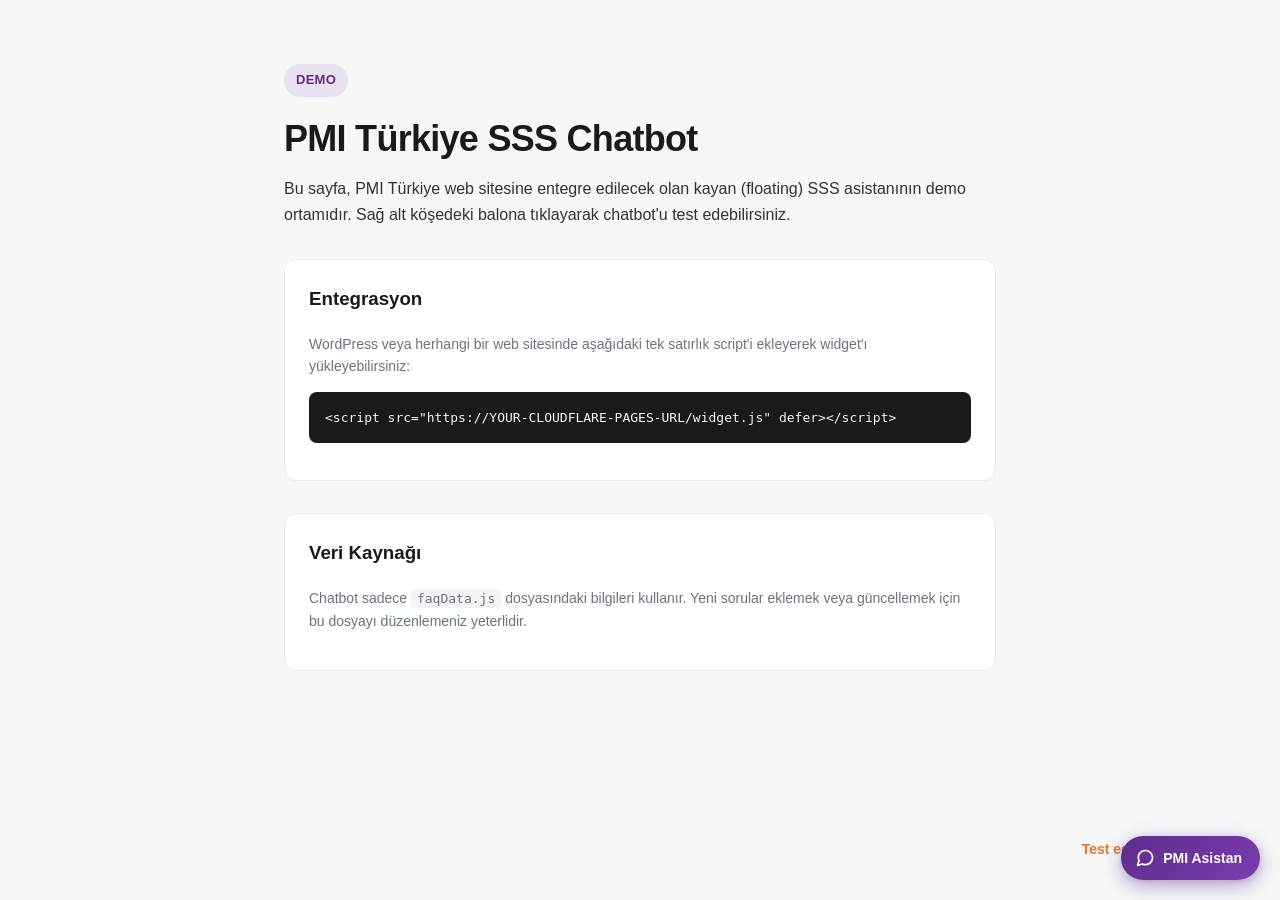
<file: index.html>
<!DOCTYPE html>
<html lang="tr">
<head>
  <meta charset="UTF-8" />
  <meta name="viewport" content="width=device-width, initial-scale=1.0" />
  <title>PMI Türkiye SSS Chatbot — Demo</title>
  <style>
    :root {
      --pmi-purple: #5E2D8C;
      --pmi-orange: #E87722;
      --pmi-dark: #1a1a1a;
      --pmi-muted: #6b7280;
      --pmi-bg: #f7f7f8;
    }
    * { box-sizing: border-box; }
    body {
      margin: 0;
      font-family: -apple-system, BlinkMacSystemFont, "Segoe UI", Roboto,
        "Helvetica Neue", Arial, sans-serif;
      background: var(--pmi-bg);
      color: var(--pmi-dark);
      line-height: 1.6;
    }
    .container {
      max-width: 760px;
      margin: 0 auto;
      padding: 64px 24px 120px;
    }
    .badge {
      display: inline-block;
      padding: 6px 12px;
      background: rgba(94, 45, 140, 0.1);
      color: var(--pmi-purple);
      border-radius: 999px;
      font-size: 13px;
      font-weight: 600;
      letter-spacing: 0.02em;
      margin-bottom: 20px;
    }
    h1 {
      font-size: 36px;
      line-height: 1.2;
      margin: 0 0 16px;
      letter-spacing: -0.02em;
    }
    p { color: #333; font-size: 16px; }
    .muted { color: var(--pmi-muted); font-size: 14px; }
    .card {
      background: #fff;
      border: 1px solid #eaeaea;
      border-radius: 12px;
      padding: 24px;
      margin-top: 32px;
    }
    code {
      background: #f3f4f6;
      padding: 2px 6px;
      border-radius: 4px;
      font-size: 13px;
      font-family: ui-monospace, SFMono-Regular, Menlo, monospace;
    }
    pre {
      background: #1a1a1a;
      color: #f5f5f5;
      padding: 16px;
      border-radius: 8px;
      overflow-x: auto;
      font-size: 13px;
      line-height: 1.5;
    }
    .arrow {
      position: fixed;
      right: 120px;
      bottom: 40px;
      color: var(--pmi-orange);
      font-weight: 600;
      font-size: 14px;
      animation: bounce 2s infinite;
    }
    @keyframes bounce {
      0%, 100% { transform: translateY(0); }
      50% { transform: translateY(-6px); }
    }
  </style>
</head>
<body>
  <div class="container">
    <span class="badge">DEMO</span>
    <h1>PMI Türkiye SSS Chatbot</h1>
    <p>
      Bu sayfa, PMI Türkiye web sitesine entegre edilecek olan kayan
      (floating) SSS asistanının demo ortamıdır. Sağ alt köşedeki balona
      tıklayarak chatbot'u test edebilirsiniz.
    </p>

    <div class="card">
      <h3 style="margin-top:0">Entegrasyon</h3>
      <p class="muted">
        WordPress veya herhangi bir web sitesinde aşağıdaki tek satırlık
        script'i ekleyerek widget'ı yükleyebilirsiniz:
      </p>
      <pre>&lt;script src="https://YOUR-CLOUDFLARE-PAGES-URL/widget.js" defer&gt;&lt;/script&gt;</pre>
    </div>

    <div class="card">
      <h3 style="margin-top:0">Veri Kaynağı</h3>
      <p class="muted">
        Chatbot sadece <code>faqData.js</code> dosyasındaki bilgileri
        kullanır. Yeni sorular eklemek veya güncellemek için bu dosyayı
        düzenlemeniz yeterlidir.
      </p>
    </div>
  </div>

  <div class="arrow">Test edin →</div>

  <!-- Floating chatbot widget -->
  <script src="/widget.js" defer></script>
</body>
</html>
</file>
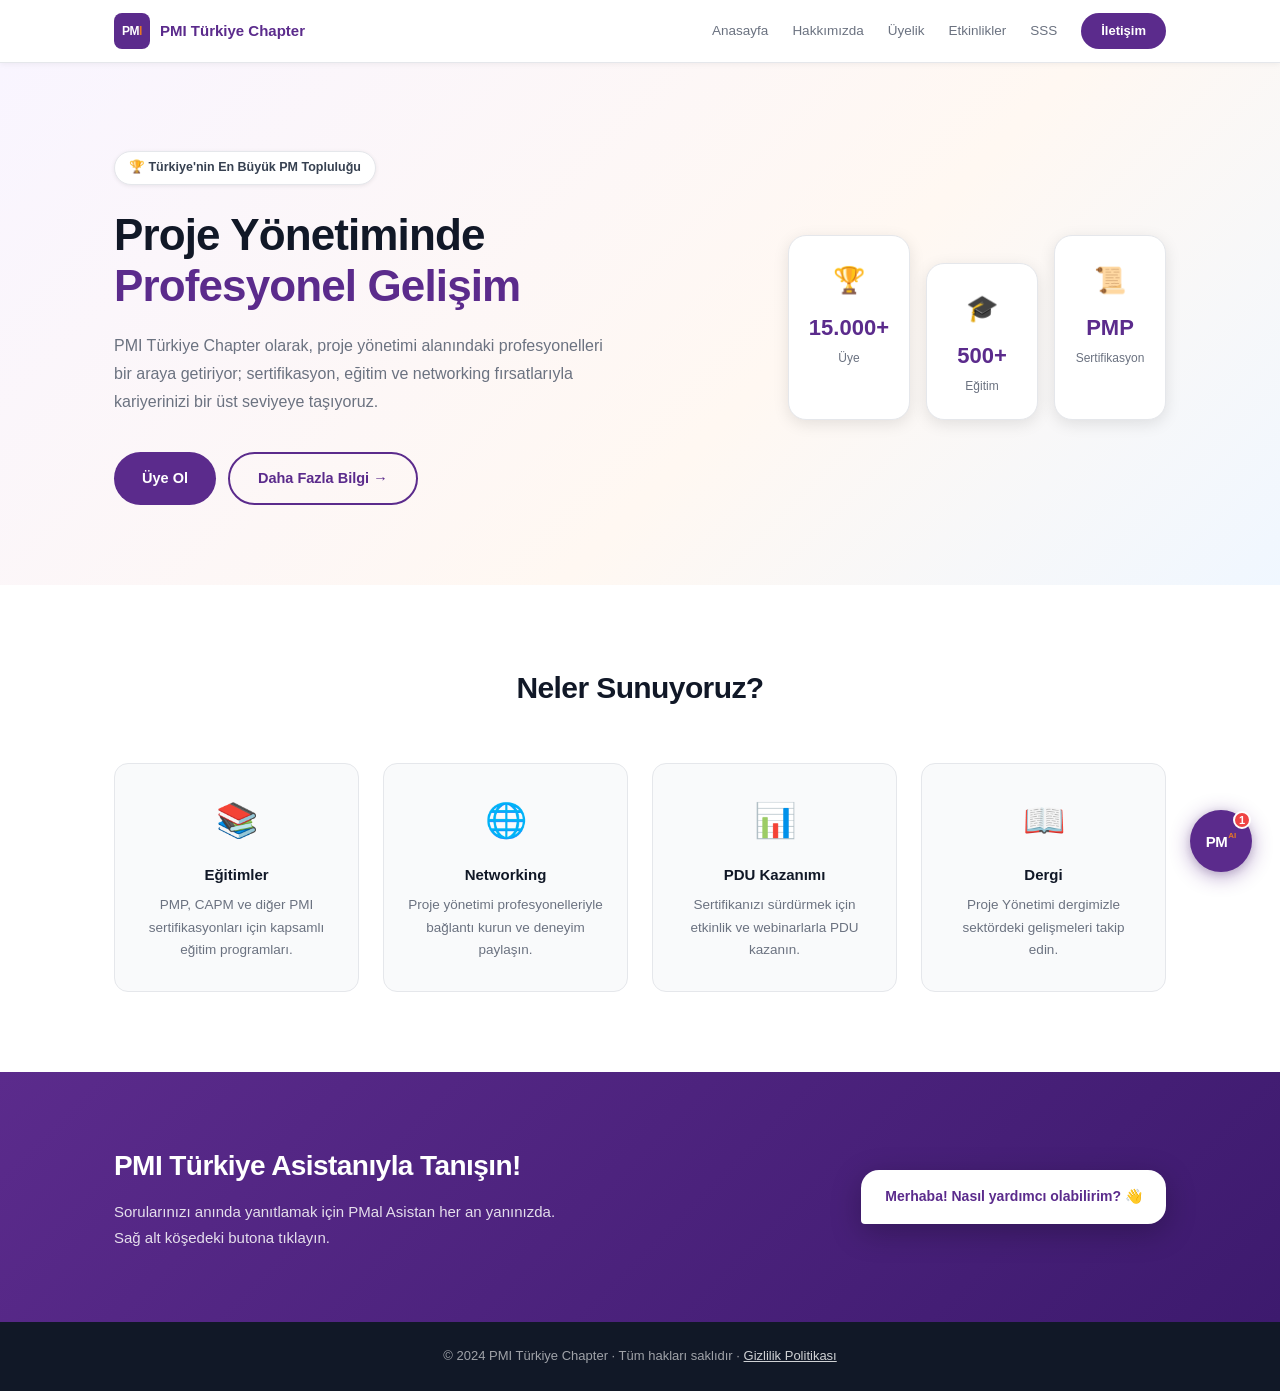
<file: public/index.html>
<!DOCTYPE html>
<html lang="tr">
<head>
  <meta charset="UTF-8" />
  <meta name="viewport" content="width=device-width, initial-scale=1.0" />
  <title>PMI Türkiye Chapter</title>
  <link rel="stylesheet" href="style.css" />
</head>
<body>

<!-- ============================================================
     WEBSITE
============================================================ -->
<header class="site-header">
  <div class="container">
    <div class="site-logo">
      <div class="site-logo-badge">
        <span class="slb-pm">PM</span><span class="slb-i">I</span>
      </div>
      <span class="site-logo-text">PMI Türkiye Chapter</span>
    </div>
    <nav class="site-nav">
      <a href="#">Anasayfa</a>
      <a href="#">Hakkımızda</a>
      <a href="#">Üyelik</a>
      <a href="#">Etkinlikler</a>
      <a href="#">SSS</a>
      <a href="#" class="nav-cta">İletişim</a>
    </nav>
    <button class="nav-hamburger" id="navHamburger" aria-label="Menü">
      <span></span><span></span><span></span>
    </button>
  </div>
</header>

<main>
  <!-- Hero -->
  <section class="hero">
    <div class="container">
      <div class="hero-text">
        <div class="hero-tag">🏆 Türkiye'nin En Büyük PM Topluluğu</div>
        <h1>Proje Yönetiminde<br><span class="hero-accent">Profesyonel Gelişim</span></h1>
        <p>PMI Türkiye Chapter olarak, proje yönetimi alanındaki profesyonelleri bir araya getiriyor; sertifikasyon, eğitim ve networking fırsatlarıyla kariyerinizi bir üst seviyeye taşıyoruz.</p>
        <div class="hero-actions">
          <a href="#" class="btn btn-primary">Üye Ol</a>
          <a href="#" class="btn btn-ghost">Daha Fazla Bilgi →</a>
        </div>
      </div>
      <div class="hero-stats">
        <div class="stat-card">
          <div class="stat-emoji">🏆</div>
          <div class="stat-num">15.000+</div>
          <div class="stat-lbl">Üye</div>
        </div>
        <div class="stat-card mid">
          <div class="stat-emoji">🎓</div>
          <div class="stat-num">500+</div>
          <div class="stat-lbl">Eğitim</div>
        </div>
        <div class="stat-card">
          <div class="stat-emoji">📜</div>
          <div class="stat-num">PMP</div>
          <div class="stat-lbl">Sertifikasyon</div>
        </div>
      </div>
    </div>
  </section>

  <!-- Features -->
  <section class="features">
    <div class="container">
      <h2 class="section-title">Neler Sunuyoruz?</h2>
      <div class="features-grid">
        <div class="feature-card">
          <div class="feat-icon">📚</div>
          <h3>Eğitimler</h3>
          <p>PMP, CAPM ve diğer PMI sertifikasyonları için kapsamlı eğitim programları.</p>
        </div>
        <div class="feature-card">
          <div class="feat-icon">🌐</div>
          <h3>Networking</h3>
          <p>Proje yönetimi profesyonelleriyle bağlantı kurun ve deneyim paylaşın.</p>
        </div>
        <div class="feature-card">
          <div class="feat-icon">📊</div>
          <h3>PDU Kazanımı</h3>
          <p>Sertifikanızı sürdürmek için etkinlik ve webinarlarla PDU kazanın.</p>
        </div>
        <div class="feature-card">
          <div class="feat-icon">📖</div>
          <h3>Dergi</h3>
          <p>Proje Yönetimi dergimizle sektördeki gelişmeleri takip edin.</p>
        </div>
      </div>
    </div>
  </section>

  <!-- CTA Banner -->
  <section class="cta-banner">
    <div class="container">
      <div class="cta-content">
        <h2>PMI Türkiye Asistanıyla Tanışın!</h2>
        <p>Sorularınızı anında yanıtlamak için PMal Asistan her an yanınızda. Sağ alt köşedeki butona tıklayın.</p>
      </div>
      <div class="cta-visual">
        <div class="cta-bubble">Merhaba! Nasıl yardımcı olabilirim? 👋</div>
      </div>
    </div>
  </section>
</main>

<footer class="site-footer">
  <div class="container">
    <p>© 2024 PMI Türkiye Chapter · Tüm hakları saklıdır · <a href="#">Gizlilik Politikası</a></p>
  </div>
</footer>


<!-- ============================================================
     PMAL ASISTAN — CHAT WIDGET
============================================================ -->
<div id="chatWidget" class="chat-widget">

  <!-- FAB -->
  <button class="chat-fab" id="chatFab" aria-label="PMal Asistan ile konuş">
    <div class="fab-logo">
      <div class="fab-pm">PM</div>
      <div class="fab-ai">AI</div>
    </div>
    <span class="fab-badge" id="fabBadge">1</span>
  </button>

  <!-- Chat Window -->
  <div class="chat-win" id="chatWin" aria-hidden="true" role="dialog" aria-label="PMal Asistan">

    <!-- Header -->
    <div class="cw-head">
      <div class="cw-head-left">
        <div class="cw-av-wrap">
          <div class="cw-av">
            <div class="cw-av-pm">PM</div>
            <div class="cw-av-ai">AI</div>
          </div>
          <span class="cw-online-dot"></span>
        </div>
        <span class="cw-title">PMal Asistan</span>
      </div>
      <div class="cw-head-right">
        <button class="cw-hbtn" title="Seçenekler" aria-label="Seçenekler">
          <svg width="4" height="16" viewBox="0 0 4 16" fill="currentColor">
            <circle cx="2" cy="2"  r="1.8"/>
            <circle cx="2" cy="8"  r="1.8"/>
            <circle cx="2" cy="14" r="1.8"/>
          </svg>
        </button>
        <button class="cw-hbtn" id="cwClose" title="Küçült" aria-label="Kapat">
          <svg width="16" height="16" viewBox="0 0 24 24" fill="none" stroke="currentColor" stroke-width="2.5" stroke-linecap="round">
            <polyline points="6 9 12 15 18 9"/>
          </svg>
        </button>
      </div>
    </div>

    <!-- Messages -->
    <div class="cw-msgs" id="cwMsgs" role="log" aria-live="polite" aria-label="Konuşma"></div>

    <!-- Input -->
    <div class="cw-foot">
      <input
        type="text"
        class="cw-inp"
        id="cwInp"
        placeholder="Mesajınızı yazın..."
        autocomplete="off"
        maxlength="500"
        aria-label="Mesaj yazın"
      />
      <button class="cw-send" id="cwSend" aria-label="Gönder">
        <svg width="17" height="17" viewBox="0 0 24 24" fill="none" stroke="currentColor" stroke-width="2.2" stroke-linecap="round" stroke-linejoin="round">
          <line x1="22" y1="2" x2="11" y2="13"/>
          <polygon points="22 2 15 22 11 13 2 9 22 2"/>
        </svg>
      </button>
    </div>

  </div>
</div>


<!-- FAQ verisi yükleniyor -->
<script src="faqData.js"></script>

<script>
(function () {
  'use strict';

  /* ---- Sabitler ---- */
  var FALLBACK = 'Bu konuda net bir yanıt bulamadım. Kesin bilgi için PMI Türkiye ekibiyle iletişime geçmenizi öneririm.';
  var WELCOME  = 'Merhaba! Size nasıl yardımcı olabilirim?';
  var MIN_SCORE = 3;

  /* ---- DOM ---- */
  var winEl   = document.getElementById('chatWin');
  var msgsEl  = document.getElementById('cwMsgs');
  var inpEl   = document.getElementById('cwInp');
  var sendEl  = document.getElementById('cwSend');
  var fabEl   = document.getElementById('chatFab');
  var closeEl = document.getElementById('cwClose');
  var badgeEl = document.getElementById('fabBadge');

  var isOpen = false;

  function openChat() {
    isOpen = true;
    winEl.classList.add('open');
    winEl.setAttribute('aria-hidden', 'false');
    fabEl.classList.add('hidden');
    if (badgeEl) badgeEl.style.display = 'none';
    inpEl.focus();
  }

  function closeChat() {
    isOpen = false;
    winEl.classList.remove('open');
    winEl.setAttribute('aria-hidden', 'true');
    fabEl.classList.remove('hidden');
  }

  fabEl.addEventListener('click', openChat);
  closeEl.addEventListener('click', closeChat);

  /* ---- Türkçe Normalleştirme ---- */
  function normalize(text) {
    if (!text) return '';
    return text
      .toLocaleLowerCase('tr-TR')
      .replace(/ç/g, 'c').replace(/ğ/g, 'g').replace(/ı/g, 'i')
      .replace(/i̇/g, 'i').replace(/ö/g, 'o').replace(/ş/g, 's').replace(/ü/g, 'u')
      .replace(/[^a-z0-9\s]/g, ' ').replace(/\s+/g, ' ').trim();
  }

  var STOPS = new Set([
    've','veya','ile','bir','bu','sunu','su','ne','nedir','nasil',
    'icin','de','da','mi','mu','ya','ki','gibi','cok','az',
    'ben','sen','biz','siz','onlar','ama','fakat','ise','olarak',
    'kadar','var','yok','misin','musun','midir','nelerdir','kim',
    'kimler','hangi','nereden','nereye','nerede'
  ]);

  function tokenize(text) {
    return normalize(text).split(' ').filter(function (w) {
      return w.length >= 2 && !STOPS.has(w);
    });
  }

  /* ---- Levenshtein ---- */
  function lev(a, b) {
    if (a === b) return 0;
    if (!a.length) return b.length;
    if (!b.length) return a.length;
    var prev = [];
    for (var j = 0; j <= b.length; j++) prev[j] = j;
    for (var i = 1; i <= a.length; i++) {
      var cur = [i];
      for (var k = 1; k <= b.length; k++) {
        var cost = a.charCodeAt(i - 1) === b.charCodeAt(k - 1) ? 0 : 1;
        cur[k] = Math.min(cur[k - 1] + 1, prev[k] + 1, prev[k - 1] + cost);
      }
      prev = cur;
    }
    return prev[b.length];
  }

  function fuzzyHas(tok, haystack) {
    if (tok.length < 2) return false;
    for (var i = 0; i < haystack.length; i++) {
      var h = haystack[i];
      if (h === tok) return true;
      if (tok.length >= 5 && h.indexOf(tok) !== -1) return true;
      if (h.length >= 5 && tok.length >= 5 && tok.indexOf(h) !== -1) return true;
      if (Math.abs(h.length - tok.length) <= 2) {
        var mx = tok.length >= 9 ? 2 : tok.length >= 6 ? 1 : 0;
        if (mx > 0 && lev(h, tok) <= mx) return true;
      }
    }
    return false;
  }

  /* ---- Alias genişletme ---- */
  var aliasMap = (typeof faqAliases !== 'undefined') ? faqAliases : {};

  function expandAliases(tokens) {
    var out = tokens.slice(), seen = {};
    tokens.forEach(function (t) { seen[t] = true; });
    for (var t in aliasMap) {
      if (!Object.prototype.hasOwnProperty.call(aliasMap, t)) continue;
      var hit = !!seen[t];
      if (!hit) {
        for (var i = 0; i < tokens.length && !hit; i++) {
          if (tokens[i].indexOf(t) !== -1 || t.indexOf(tokens[i]) !== -1) hit = true;
        }
      }
      if (hit) {
        aliasMap[t].forEach(function (alias) {
          alias.split(' ').forEach(function (at) {
            if (!seen[at]) { seen[at] = true; out.push(at); }
          });
        });
      }
    }
    return out;
  }

  /* ---- Index ---- */
  var idx = faqData.map(function (item) {
    var q = normalize(item.question);
    var a = normalize(item.answer);
    var c = normalize(item.category);
    var raw = (q + ' ' + a + ' ' + c).split(' ').filter(Boolean);
    return { item: item, qNorm: q, combo: q + ' ' + a + ' ' + c, tokens: expandAliases(raw) };
  });

  /* ---- Skor & Arama ---- */
  function findAnswer(query) {
    var qn = normalize(query);
    if (!qn) return null;
    for (var i = 0; i < idx.length; i++) {
      if (idx[i].qNorm === qn) return idx[i].item;
    }
    var qt = tokenize(query);
    if (!qt.length) return null;
    var best = null, bScore = 0;
    for (var i = 0; i < idx.length; i++) {
      var e = idx[i], score = 0;
      if (qn.length >= 4) {
        if (e.qNorm.indexOf(qn) !== -1) score += 5;
        else if (e.combo.indexOf(qn) !== -1) score += 3;
      }
      var qInQ = e.qNorm.split(' ').filter(Boolean), seen = {};
      qt.forEach(function (t) {
        if (seen[t]) return; seen[t] = true;
        if (fuzzyHas(t, qInQ)) score += 3;
        else if (fuzzyHas(t, e.tokens)) score += 1;
      });
      if (score > bScore) { bScore = score; best = e.item; }
    }
    return bScore >= MIN_SCORE ? best : null;
  }

  /* ---- Yardımcılar ---- */
  function escHtml(s) {
    return String(s)
      .replace(/&/g, '&amp;').replace(/</g, '&lt;')
      .replace(/>/g, '&gt;').replace(/"/g, '&quot;');
  }

  function nowTime() {
    var d = new Date();
    return ('0' + d.getHours()).slice(-2) + ':' + ('0' + d.getMinutes()).slice(-2);
  }

  function scrollDown() {
    msgsEl.scrollTop = msgsEl.scrollHeight;
  }

  function botAvatarHtml() {
    return '<div class="msg-av">' +
             '<div class="cw-av-sm">' +
               '<div class="cw-av-pm sm">PM</div>' +
               '<div class="cw-av-ai sm">AI</div>' +
             '</div>' +
           '</div>';
  }

  /* ---- Mesaj Oluşturucular ---- */
  function addBotMsg(text) {
    var el = document.createElement('div');
    el.className = 'msg msg-bot';
    el.innerHTML =
      botAvatarHtml() +
      '<div class="msg-body">' +
        '<div class="bbl bbl-bot">' + escHtml(text) + '</div>' +
        '<span class="msg-ts">' + nowTime() + '</span>' +
      '</div>';
    msgsEl.appendChild(el);
    scrollDown();
    return el;
  }

  function addUserMsg(text) {
    var el = document.createElement('div');
    el.className = 'msg msg-usr';
    el.innerHTML =
      '<div class="msg-body">' +
        '<div class="bbl bbl-usr">' + escHtml(text) + '</div>' +
        '<div class="msg-meta">' +
          '<span class="msg-ts">' + nowTime() + '</span>' +
          '<span class="msg-ticks">✓✓</span>' +
        '</div>' +
      '</div>';
    msgsEl.appendChild(el);
    scrollDown();
  }

  /* ---- Geri Bildirim Kartı ---- */
  function addFeedback() {
    var el = document.createElement('div');
    el.className = 'msg msg-card';
    el.innerHTML =
      '<div class="fb-card">' +
        '<p class="card-q">Bu cevap size yardımcı oldu mu?</p>' +
        '<div class="fb-btns">' +
          '<button class="fb-btn fb-yes" data-v="yes"><span class="btn-ico">👍</span> Memnun kaldım</button>' +
          '<button class="fb-btn fb-no"  data-v="no"><span class="btn-ico">👎</span> Memnun kalmadım</button>' +
        '</div>' +
        '<div class="star-row">' +
          '<button class="star" data-s="1">☆</button>' +
          '<button class="star" data-s="2">☆</button>' +
          '<button class="star" data-s="3">☆</button>' +
          '<button class="star" data-s="4">☆</button>' +
          '<button class="star" data-s="5">☆</button>' +
        '</div>' +
        '<p class="fb-thanks hidden">Geri bildiriminiz bizim için çok değerli. Teşekkür ederiz! 🙏</p>' +
      '</div>';
    msgsEl.appendChild(el);
    scrollDown();

    /* Yıldız — seçili değeri bu karta özel değişkende tut */
    var selectedStar = 0;
    var stars = el.querySelectorAll('.star');

    function renderStars(highlight) {
      stars.forEach(function (s, i) {
        s.textContent = i < highlight ? '★' : '☆';
        s.style.color  = i < highlight ? '#FFB800' : '#d1d5db';
      });
    }

    stars.forEach(function (star) {
      star.addEventListener('mouseenter', function () {
        renderStars(parseInt(star.dataset.s));
      });
      star.addEventListener('mouseleave', function () {
        renderStars(selectedStar);
      });
      star.addEventListener('click', function () {
        selectedStar = parseInt(star.dataset.s);
        renderStars(selectedStar);
        el.querySelector('.fb-thanks').classList.remove('hidden');
        scrollDown();
      });
    });

    /* Memnun kaldım / Memnun kalmadım */
    el.querySelectorAll('.fb-btn').forEach(function (btn) {
      btn.addEventListener('click', function () {
        el.querySelectorAll('.fb-btn').forEach(function (b) {
          b.disabled = true;
          b.classList.remove('active');
        });
        btn.classList.add('active');

        if (btn.dataset.v === 'yes') {
          /* Memnun kaldım: teşekkür mesajını göster */
          el.querySelector('.fb-thanks').classList.remove('hidden');
          scrollDown();
        } else {
          /* Memnun kalmadım: feedback kartını kaldır, talep kartını ekle */
          setTimeout(function () {
            el.remove();
            addTicket();
          }, 250);
        }
      });
    });
  }

  /* ---- Talep Kartı ---- */
  function addTicket() {
    var el = document.createElement('div');
    el.className = 'msg msg-card';
    el.innerHTML =
      '<div class="tc-card">' +
        '<p class="card-q">Talep oluşturmak ister misiniz?</p>' +
        '<div class="tc-btns">' +
          '<button class="tc-btn tc-yes">Evet</button>' +
          '<button class="tc-btn tc-no">Hayır</button>' +
        '</div>' +
      '</div>';
    msgsEl.appendChild(el);
    scrollDown();

    el.querySelector('.tc-yes').addEventListener('click', function () {
      el.querySelectorAll('.tc-btn').forEach(function (b) { b.disabled = true; });
      el.querySelector('.tc-yes').classList.add('active');
      setTimeout(function () {
        el.remove();
        addMailForm();
      }, 250);
    });

    el.querySelector('.tc-no').addEventListener('click', function () {
      el.querySelectorAll('.tc-btn').forEach(function (b) { b.disabled = true; });
      el.querySelector('.tc-no').classList.add('active');
      setTimeout(function () {
        addBotMsg('Tamam! Başka bir sorunuz olursa yardımcı olmaktan memnuniyet duyarım. 😊');
      }, 350);
    });
  }

  /* ---- Mail Form Kartı ---- */
  function addMailForm() {
    var el = document.createElement('div');
    el.className = 'msg msg-card';
    el.innerHTML =
      '<div class="mail-card">' +
        '<div class="mail-card-head">' +
          '<span class="mail-icon">📧</span>' +
          '<span class="mail-card-title">Destek Talebi Oluştur</span>' +
        '</div>' +
        '<label class="mail-textarea-lbl">Ek açıklamanız (opsiyonel):</label>' +
        '<textarea class="mail-textarea" placeholder="Eklemek istediğiniz detayları buraya yazabilirsiniz..." rows="3"></textarea>' +
        '<button class="mail-send-btn">Mail Oluştur &amp; Gönder</button>' +
      '</div>';

    msgsEl.appendChild(el);
    scrollDown();

    el.querySelector('.mail-send-btn').addEventListener('click', function () {
      var notes   = el.querySelector('.mail-textarea').value.trim();
      var now     = new Date();
      var dateStr = now.getDate().toString().padStart(2, '0') + '.' +
                    (now.getMonth() + 1).toString().padStart(2, '0') + '.' +
                    now.getFullYear() + ' ' +
                    now.getHours().toString().padStart(2, '0') + ':' +
                    now.getMinutes().toString().padStart(2, '0');

      /* Konuşma geçmişini düz metin olarak oluştur */
      var historyText = '';
      chatHistory.forEach(function (msg) {
        var prefix = msg.role === 'user' ? 'Kullanıcı' : 'PMal Asistan';
        historyText += prefix + ': ' + msg.text + '\n\n';
      });

      var subject = 'Chatbot Geri Bildirimi - Memnun Kalınmadı';
      var body =
        'Merhaba,\n\n' +
        'Web sitesi chatbot görüşmem sonucunda memnun kalmadım ve destek talebi oluşturmak istiyorum.\n\n' +
        '--- Konuşma Geçmişi ---\n\n' +
        historyText +
        '-----------------------\n\n' +
        'Tarih/Saat: ' + dateStr + '\n\n' +
        'Ek açıklamam: ' + (notes || '(Belirtilmedi)') + '\n\n' +
        'İyi çalışmalar.';

      var mailtoUrl =
        'mailto:pmi@firmaadi.com' +
        '?subject=' + encodeURIComponent(subject) +
        '&body='    + encodeURIComponent(body);

      window.open(mailtoUrl, '_self');

      /* Butonu kilitle, onay mesajı göster */
      var sendBtn = el.querySelector('.mail-send-btn');
      sendBtn.disabled     = true;
      sendBtn.textContent  = '✅ Mail hazırlandı!';
      sendBtn.style.background = '#22C55E';

      setTimeout(function () {
        addBotMsg('Mail istemciniz açıldı. Mesajınızı gönderdikten sonra ekibimiz en kısa sürede dönüş yapacaktır. 📬');
      }, 500);
    });
  }

  /* ---- Öneri Chip'leri ---- */
  function addSuggestions() {
    var picks = [], byCat = {};
    for (var i = 0; i < faqData.length && picks.length < 4; i++) {
      var item = faqData[i];
      if (byCat[item.category] || item.question.length > 55) continue;
      byCat[item.category] = true;
      picks.push(item.question);
    }
    if (!picks.length) return;
    var wrap = document.createElement('div');
    wrap.className = 'suggestions';
    picks.forEach(function (q) {
      var btn = document.createElement('button');
      btn.className = 'sug-btn';
      btn.textContent = q;
      btn.addEventListener('click', function () { handleMsg(q); wrap.remove(); });
      wrap.appendChild(btn);
    });
    msgsEl.appendChild(wrap);
    scrollDown();
  }

  /* ---- Typing göstergesi ---- */
  function showTyping() {
    var el = document.createElement('div');
    el.className = 'msg msg-bot typing-wrap';
    el.id = 'typingIndicator';
    el.innerHTML =
      botAvatarHtml() +
      '<div class="msg-body">' +
        '<div class="bbl bbl-bot typing-indicator">' +
          '<span></span><span></span><span></span>' +
        '</div>' +
      '</div>';
    msgsEl.appendChild(el);
    scrollDown();
  }

  function hideTyping() {
    var el = document.getElementById('typingIndicator');
    if (el) el.remove();
  }

  /* ---- Konuşma geçmişi (mail için) ---- */
  var chatHistory = [];

  /* ---- Ana akış ---- */
  function handleMsg(text) {
    var t = (text || '').trim();
    if (!t) return;
    chatHistory.push({ role: 'user', text: t });
    addUserMsg(t);
    inpEl.value = '';
    inpEl.focus();
    showTyping();

    setTimeout(function () {
      hideTyping();
      var match = findAnswer(t);
      var answer = match ? match.answer : FALLBACK;
      chatHistory.push({ role: 'bot', text: answer });
      addBotMsg(answer);
      setTimeout(addFeedback, 450);
    }, 700);
  }

  /* ---- Başlatma ---- */
  function init() {
    if (typeof faqData === 'undefined' || !Array.isArray(faqData)) {
      addBotMsg('SSS verisi yüklenemedi.');
      return;
    }
    addBotMsg(WELCOME);
    setTimeout(addSuggestions, 250);

    sendEl.addEventListener('click', function () { handleMsg(inpEl.value); });
    inpEl.addEventListener('keydown', function (e) {
      if (e.key === 'Enter' && !e.shiftKey) { e.preventDefault(); handleMsg(inpEl.value); }
    });
  }

  init();

  /* ---- Hamburger menü (mobil) ---- */
  var hamburger = document.getElementById('navHamburger');
  if (hamburger) {
    hamburger.addEventListener('click', function () {
      document.querySelector('.site-nav').classList.toggle('mobile-open');
    });
  }

})();
</script>

</body>
</html>
</file>
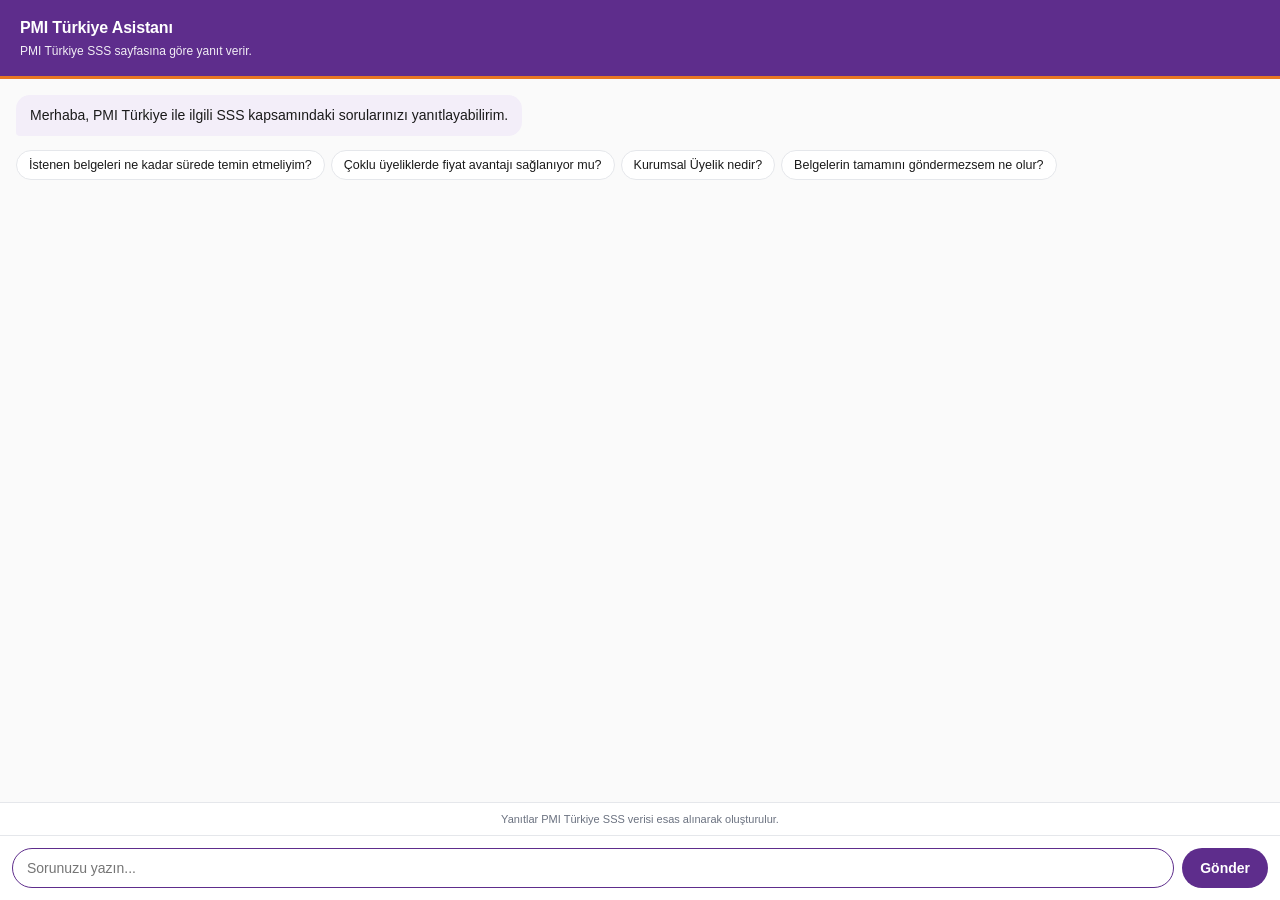
<file: chat.html>
<!DOCTYPE html>
<html lang="tr">
<head>
  <meta charset="UTF-8" />
  <meta name="viewport" content="width=device-width, initial-scale=1.0" />
  <title>PMI Türkiye Asistanı</title>
  <link rel="stylesheet" href="style.css" />
</head>
<body>
  <div class="chat-app">
    <!-- Header -->
    <header class="chat-header">
      <div class="chat-header-text">
        <h1>PMI Türkiye Asistanı</h1>
        <p>PMI Türkiye SSS sayfasına göre yanıt verir.</p>
      </div>
    </header>

    <!-- Message area -->
    <main id="messages" class="messages" aria-live="polite"></main>

    <!-- Disclaimer -->
    <div class="disclaimer">
      Yanıtlar PMI Türkiye SSS verisi esas alınarak oluşturulur.
    </div>

    <!-- Input -->
    <form id="chat-form" class="input-area" autocomplete="off">
      <input
        id="chat-input"
        type="text"
        placeholder="Sorunuzu yazın..."
        aria-label="Mesaj"
        required
      />
      <button type="submit" aria-label="Gönder">Gönder</button>
    </form>
  </div>

  <!-- FAQ data must be loaded before chat logic -->
  <script src="faqData.js"></script>
  <script>
    (function () {
      "use strict";

      // ---------- Constants ----------
      var FALLBACK_ANSWER =
        "Bu konuda SSS verisi içinde net bir yanıt bulamadım. " +
        "Kesin bilgi için PMI Türkiye ekibiyle iletişime geçmenizi öneririm.";
      var INITIAL_MESSAGE =
        "Merhaba, PMI Türkiye ile ilgili SSS kapsamındaki sorularınızı yanıtlayabilirim.";
      var MIN_SCORE = 3; // minimum confidence score

      // ---------- DOM ----------
      var messagesEl = document.getElementById("messages");
      var inputEl = document.getElementById("chat-input");
      var formEl = document.getElementById("chat-form");

      // ---------- Turkish text normalization ----------
      function normalize(text) {
        if (!text) return "";
        return text
          .toLocaleLowerCase("tr-TR")
          .replace(/ç/g, "c")
          .replace(/ğ/g, "g")
          .replace(/ı/g, "i")
          .replace(/i̇/g, "i")
          .replace(/ö/g, "o")
          .replace(/ş/g, "s")
          .replace(/ü/g, "u")
          .replace(/[^a-z0-9\s]/g, " ")
          .replace(/\s+/g, " ")
          .trim();
      }

      // Common Turkish stopwords
      var STOPWORDS = new Set([
        "ve","veya","ile","bir","bu","sunu","su","ne","nedir","nasil",
        "icin","de","da","mi","mu","mü","ya","ki","gibi","cok","az",
        "ben","sen","biz","siz","onlar","ama","fakat","ise","olarak",
        "kadar","var","yok","misin","musun","midir","nelerdir","kim",
        "kimler","hangi","nereden","nereye","nerede","mı","mü"
      ]);

      function tokenize(text) {
        return normalize(text)
          .split(" ")
          .filter(function (w) { return w.length >= 2 && !STOPWORDS.has(w); });
      }

      // ---------- Levenshtein distance (typo tolerance) ----------
      function lev(a, b) {
        if (a === b) return 0;
        if (!a.length) return b.length;
        if (!b.length) return a.length;
        var prev = new Array(b.length + 1);
        for (var j = 0; j <= b.length; j++) prev[j] = j;
        for (var i = 1; i <= a.length; i++) {
          var cur = [i];
          for (var k = 1; k <= b.length; k++) {
            var cost = a.charCodeAt(i - 1) === b.charCodeAt(k - 1) ? 0 : 1;
            cur[k] = Math.min(
              cur[k - 1] + 1,
              prev[k] + 1,
              prev[k - 1] + cost
            );
          }
          prev = cur;
        }
        return prev[b.length];
      }

      // Returns true if `token` matches any word in `haystackTokens` either
      // exactly, as a substring (length >= 5), or within typo tolerance.
      // Conservative thresholds to avoid false matches on short tokens.
      function fuzzyHas(token, haystackTokens) {
        if (token.length < 2) return false;
        for (var i = 0; i < haystackTokens.length; i++) {
          var h = haystackTokens[i];
          if (h === token) return true;
          // Partial / substring match (only for reasonably long tokens)
          if (token.length >= 5 && h.indexOf(token) !== -1) return true;
          if (h.length >= 5 && token.length >= 5 && token.indexOf(h) !== -1) return true;
          // Typo tolerance: 0 edits <6, 1 edit 6-8, 2 edits 9+
          if (Math.abs(h.length - token.length) <= 2) {
            var maxEdits = token.length >= 9 ? 2 : token.length >= 6 ? 1 : 0;
            if (maxEdits > 0 && lev(h, token) <= maxEdits) return true;
          }
        }
        return false;
      }

      // ---------- Alias expansion ----------
      // Pre-build per-FAQ search index: tokens of (question + answer + category)
      // plus expanded alias tokens.
      var aliasMap = (typeof faqAliases !== "undefined") ? faqAliases : {};

      function expandWithAliases(tokens) {
        var out = tokens.slice();
        var seen = {};
        for (var i = 0; i < tokens.length; i++) seen[tokens[i]] = true;
        for (var t in aliasMap) {
          if (!Object.prototype.hasOwnProperty.call(aliasMap, t)) continue;
          // If the FAQ contains the canonical term `t` (or vice-versa),
          // add all of its aliases as searchable tokens.
          var hit = seen[t];
          if (!hit) {
            // Substring check for compound words
            for (var i = 0; i < tokens.length && !hit; i++) {
              if (tokens[i].indexOf(t) !== -1 || t.indexOf(tokens[i]) !== -1) {
                hit = true;
              }
            }
          }
          if (hit) {
            var aliases = aliasMap[t];
            for (var j = 0; j < aliases.length; j++) {
              var aliasTokens = aliases[j].split(" ");
              for (var k = 0; k < aliasTokens.length; k++) {
                if (!seen[aliasTokens[k]]) {
                  seen[aliasTokens[k]] = true;
                  out.push(aliasTokens[k]);
                }
              }
            }
          }
        }
        return out;
      }

      // Build the index once
      var faqIndex = faqData.map(function (item) {
        var qNorm = normalize(item.question);
        var aNorm = normalize(item.answer);
        var cNorm = normalize(item.category);
        var rawTokens = (qNorm + " " + aNorm + " " + cNorm).split(" ").filter(Boolean);
        var tokens = expandWithAliases(rawTokens);
        return {
          item: item,
          qNorm: qNorm,
          combinedNorm: qNorm + " " + aNorm + " " + cNorm,
          tokens: tokens,
        };
      });

      // ---------- Scoring ----------
      // Strategy:
      //   1. Exact normalized question match → return immediately (score 999).
      //   2. Otherwise, score each FAQ:
      //        +5  if user's full normalized query appears as substring in
      //            the FAQ question
      //        +3  if it appears anywhere in the combined text
      //        +2  per query token that fuzzy-matches a question token
      //        +1  per query token that fuzzy-matches answer/category/alias
      //   3. Return the FAQ with the best score if it crosses MIN_SCORE.
      function findAnswer(query) {
        var qNorm = normalize(query);
        if (!qNorm) return null;

        // Step 1: exact question match
        for (var i = 0; i < faqIndex.length; i++) {
          if (faqIndex[i].qNorm === qNorm) return faqIndex[i].item;
        }

        var qTokens = tokenize(query);
        if (qTokens.length === 0) return null;

        var best = null;
        var bestScore = 0;

        for (var i = 0; i < faqIndex.length; i++) {
          var entry = faqIndex[i];
          var score = 0;

          // Substring bonuses
          if (qNorm.length >= 4) {
            if (entry.qNorm.indexOf(qNorm) !== -1) score += 5;
            else if (entry.combinedNorm.indexOf(qNorm) !== -1) score += 3;
          }

          // Token-level fuzzy matching.
          // Question tokens count more than answer/alias tokens.
          var qTokensInQuestion = entry.qNorm.split(" ").filter(Boolean);
          var seen = {};
          for (var j = 0; j < qTokens.length; j++) {
            var t = qTokens[j];
            if (seen[t]) continue;
            seen[t] = true;
            if (fuzzyHas(t, qTokensInQuestion)) {
              score += 3; // strong signal: term is in the question itself
            } else if (fuzzyHas(t, entry.tokens)) {
              score += 1;
            }
          }

          if (score > bestScore) {
            bestScore = score;
            best = entry.item;
          }
        }

        return bestScore >= MIN_SCORE ? best : null;
      }

      // ---------- Rendering ----------
      function appendMessage(role, text) {
        var wrap = document.createElement("div");
        wrap.className = "msg msg-" + role;
        var bubble = document.createElement("div");
        bubble.className = "bubble";
        bubble.textContent = text;
        wrap.appendChild(bubble);
        messagesEl.appendChild(wrap);
        messagesEl.scrollTop = messagesEl.scrollHeight;
        return wrap;
      }

      function appendSuggestions(items) {
        if (!items || items.length === 0) return;
        var wrap = document.createElement("div");
        wrap.className = "suggestions";
        items.forEach(function (q) {
          var btn = document.createElement("button");
          btn.type = "button";
          btn.className = "suggestion";
          btn.textContent = q;
          btn.addEventListener("click", function () {
            handleUserMessage(q);
          });
          wrap.appendChild(btn);
        });
        messagesEl.appendChild(wrap);
        messagesEl.scrollTop = messagesEl.scrollHeight;
      }

      function pickSuggestions() {
        // Pick up to 4 distinct, short questions from different categories.
        var byCat = {};
        var picks = [];
        for (var i = 0; i < faqData.length && picks.length < 4; i++) {
          var item = faqData[i];
          if (byCat[item.category]) continue;
          // Skip overly long questions — keep chips visually compact.
          if (item.question.length > 55) continue;
          byCat[item.category] = true;
          picks.push(item.question);
        }
        return picks;
      }

      // ---------- Conversation ----------
      function handleUserMessage(text) {
        var trimmed = (text || "").trim();
        if (!trimmed) return;
        appendMessage("user", trimmed);
        inputEl.value = "";

        // Slight delay for natural feel
        setTimeout(function () {
          var match = findAnswer(trimmed);
          if (match) {
            appendMessage("bot", match.answer);
          } else {
            appendMessage("bot", FALLBACK_ANSWER);
          }
        }, 220);
      }

      // ---------- Init ----------
      function init() {
        appendMessage("bot", INITIAL_MESSAGE);
        appendSuggestions(pickSuggestions());

        formEl.addEventListener("submit", function (e) {
          e.preventDefault();
          handleUserMessage(inputEl.value);
        });

        inputEl.focus();
      }

      // Wait for FAQ data
      if (typeof faqData === "undefined" || !Array.isArray(faqData)) {
        appendMessage("bot", "SSS verisi yüklenemedi.");
      } else {
        init();
      }
    })();
  </script>
</body>
</html>
</file>
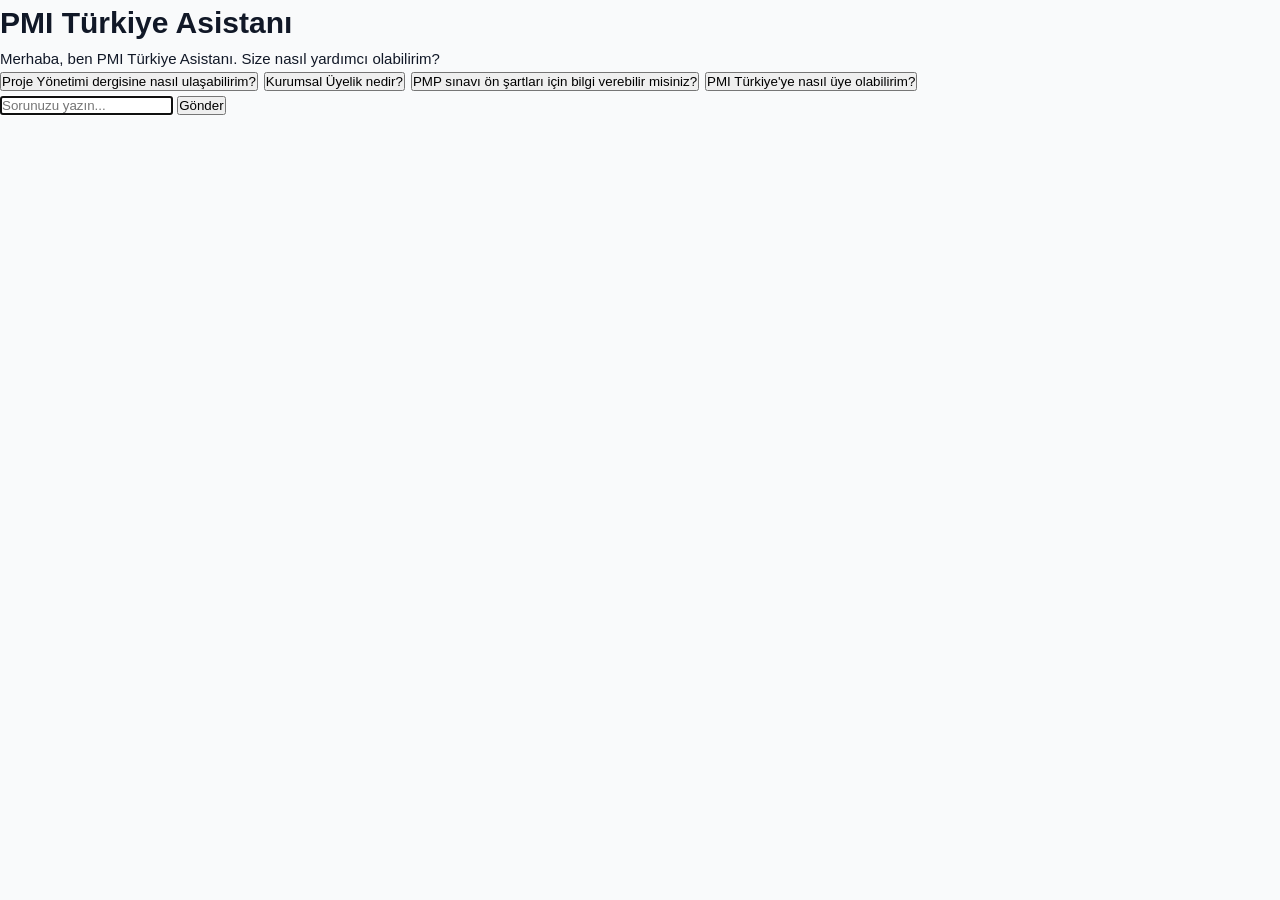
<file: public/chat.html>
<!DOCTYPE html>
<html lang="tr">
<head>
  <meta charset="UTF-8" />
  <meta name="viewport" content="width=device-width, initial-scale=1.0" />
  <title>PMI Türkiye Asistanı</title>
  <link rel="stylesheet" href="style.css" />
</head>
<body>
  <div class="chat-app">
    <!-- Header -->
    <header class="chat-header">
      <div class="chat-header-text">
        <h1>PMI Türkiye Asistanı</h1>
      </div>
    </header>

    <!-- Message area -->
    <main id="messages" class="messages" aria-live="polite"></main>

    <!-- Disclaimer -->
    <div class="disclaimer">
    </div>

    <!-- Input -->
    <form id="chat-form" class="input-area" autocomplete="off">
      <input
        id="chat-input"
        type="text"
        placeholder="Sorunuzu yazın..."
        aria-label="Mesaj"
        required
      />
      <button type="submit" aria-label="Gönder">Gönder</button>
    </form>
  </div>

  <!-- FAQ data must be loaded before chat logic -->
  <script src="faqData.js"></script>
  <script>
    (function () {
      "use strict";

      // ---------- Constants ----------
      var FALLBACK_ANSWER =
        "Bu konuda net bir yanıt bulamadım. " +
        "Kesin bilgi için PMI Türkiye ekibiyle iletişime geçmenizi öneririm.";
      var INITIAL_MESSAGE =
        "Merhaba, ben PMI Türkiye Asistanı. Size nasıl yardımcı olabilirim?";
      var MIN_SCORE = 3; // minimum confidence score

      // ---------- DOM ----------
      var messagesEl = document.getElementById("messages");
      var inputEl = document.getElementById("chat-input");
      var formEl = document.getElementById("chat-form");

      // ---------- Turkish text normalization ----------
      function normalize(text) {
        if (!text) return "";
        return text
          .toLocaleLowerCase("tr-TR")
          .replace(/ç/g, "c")
          .replace(/ğ/g, "g")
          .replace(/ı/g, "i")
          .replace(/i̇/g, "i")
          .replace(/ö/g, "o")
          .replace(/ş/g, "s")
          .replace(/ü/g, "u")
          .replace(/[^a-z0-9\s]/g, " ")
          .replace(/\s+/g, " ")
          .trim();
      }

      // Common Turkish stopwords
      var STOPWORDS = new Set([
        "ve","veya","ile","bir","bu","sunu","su","ne","nedir","nasil",
        "icin","de","da","mi","mu","mü","ya","ki","gibi","cok","az",
        "ben","sen","biz","siz","onlar","ama","fakat","ise","olarak",
        "kadar","var","yok","misin","musun","midir","nelerdir","kim",
        "kimler","hangi","nereden","nereye","nerede","mı","mü"
      ]);

      function tokenize(text) {
        return normalize(text)
          .split(" ")
          .filter(function (w) { return w.length >= 2 && !STOPWORDS.has(w); });
      }

      // ---------- Levenshtein distance (typo tolerance) ----------
      function lev(a, b) {
        if (a === b) return 0;
        if (!a.length) return b.length;
        if (!b.length) return a.length;
        var prev = new Array(b.length + 1);
        for (var j = 0; j <= b.length; j++) prev[j] = j;
        for (var i = 1; i <= a.length; i++) {
          var cur = [i];
          for (var k = 1; k <= b.length; k++) {
            var cost = a.charCodeAt(i - 1) === b.charCodeAt(k - 1) ? 0 : 1;
            cur[k] = Math.min(
              cur[k - 1] + 1,
              prev[k] + 1,
              prev[k - 1] + cost
            );
          }
          prev = cur;
        }
        return prev[b.length];
      }

      // Returns true if `token` matches any word in `haystackTokens` either
      // exactly, as a substring (length >= 5), or within typo tolerance.
      // Conservative thresholds to avoid false matches on short tokens.
      function fuzzyHas(token, haystackTokens) {
        if (token.length < 2) return false;
        for (var i = 0; i < haystackTokens.length; i++) {
          var h = haystackTokens[i];
          if (h === token) return true;
          // Partial / substring match (only for reasonably long tokens)
          if (token.length >= 5 && h.indexOf(token) !== -1) return true;
          if (h.length >= 5 && token.length >= 5 && token.indexOf(h) !== -1) return true;
          // Typo tolerance: 0 edits <6, 1 edit 6-8, 2 edits 9+
          if (Math.abs(h.length - token.length) <= 2) {
            var maxEdits = token.length >= 9 ? 2 : token.length >= 6 ? 1 : 0;
            if (maxEdits > 0 && lev(h, token) <= maxEdits) return true;
          }
        }
        return false;
      }

      // ---------- Alias expansion ----------
      // Pre-build per-FAQ search index: tokens of (question + answer + category)
      // plus expanded alias tokens.
      var aliasMap = (typeof faqAliases !== "undefined") ? faqAliases : {};

      function expandWithAliases(tokens) {
        var out = tokens.slice();
        var seen = {};
        for (var i = 0; i < tokens.length; i++) seen[tokens[i]] = true;
        for (var t in aliasMap) {
          if (!Object.prototype.hasOwnProperty.call(aliasMap, t)) continue;
          // If the FAQ contains the canonical term `t` (or vice-versa),
          // add all of its aliases as searchable tokens.
          var hit = seen[t];
          if (!hit) {
            // Substring check for compound words
            for (var i = 0; i < tokens.length && !hit; i++) {
              if (tokens[i].indexOf(t) !== -1 || t.indexOf(tokens[i]) !== -1) {
                hit = true;
              }
            }
          }
          if (hit) {
            var aliases = aliasMap[t];
            for (var j = 0; j < aliases.length; j++) {
              var aliasTokens = aliases[j].split(" ");
              for (var k = 0; k < aliasTokens.length; k++) {
                if (!seen[aliasTokens[k]]) {
                  seen[aliasTokens[k]] = true;
                  out.push(aliasTokens[k]);
                }
              }
            }
          }
        }
        return out;
      }

      // Build the index once
      var faqIndex = faqData.map(function (item) {
        var qNorm = normalize(item.question);
        var aNorm = normalize(item.answer);
        var cNorm = normalize(item.category);
        var rawTokens = (qNorm + " " + aNorm + " " + cNorm).split(" ").filter(Boolean);
        var tokens = expandWithAliases(rawTokens);
        return {
          item: item,
          qNorm: qNorm,
          combinedNorm: qNorm + " " + aNorm + " " + cNorm,
          tokens: tokens,
        };
      });

      // ---------- Scoring ----------
      // Strategy:
      //   1. Exact normalized question match → return immediately (score 999).
      //   2. Otherwise, score each FAQ:
      //        +5  if user's full normalized query appears as substring in
      //            the FAQ question
      //        +3  if it appears anywhere in the combined text
      //        +2  per query token that fuzzy-matches a question token
      //        +1  per query token that fuzzy-matches answer/category/alias
      //   3. Return the FAQ with the best score if it crosses MIN_SCORE.
      function findAnswer(query) {
        var qNorm = normalize(query);
        if (!qNorm) return null;

        // Step 1: exact question match
        for (var i = 0; i < faqIndex.length; i++) {
          if (faqIndex[i].qNorm === qNorm) return faqIndex[i].item;
        }

        var qTokens = tokenize(query);
        if (qTokens.length === 0) return null;

        var best = null;
        var bestScore = 0;

        for (var i = 0; i < faqIndex.length; i++) {
          var entry = faqIndex[i];
          var score = 0;

          // Substring bonuses
          if (qNorm.length >= 4) {
            if (entry.qNorm.indexOf(qNorm) !== -1) score += 5;
            else if (entry.combinedNorm.indexOf(qNorm) !== -1) score += 3;
          }

          // Token-level fuzzy matching.
          // Question tokens count more than answer/alias tokens.
          var qTokensInQuestion = entry.qNorm.split(" ").filter(Boolean);
          var seen = {};
          for (var j = 0; j < qTokens.length; j++) {
            var t = qTokens[j];
            if (seen[t]) continue;
            seen[t] = true;
            if (fuzzyHas(t, qTokensInQuestion)) {
              score += 3; // strong signal: term is in the question itself
            } else if (fuzzyHas(t, entry.tokens)) {
              score += 1;
            }
          }

          if (score > bestScore) {
            bestScore = score;
            best = entry.item;
          }
        }

        return bestScore >= MIN_SCORE ? best : null;
      }

      // ---------- Rendering ----------
      function appendMessage(role, text) {
        var wrap = document.createElement("div");
        wrap.className = "msg msg-" + role;
        var bubble = document.createElement("div");
        bubble.className = "bubble";
        bubble.textContent = text;
        wrap.appendChild(bubble);
        messagesEl.appendChild(wrap);
        messagesEl.scrollTop = messagesEl.scrollHeight;
        return wrap;
      }

      function appendSuggestions(items) {
        if (!items || items.length === 0) return;
        var wrap = document.createElement("div");
        wrap.className = "suggestions";
        items.forEach(function (q) {
          var btn = document.createElement("button");
          btn.type = "button";
          btn.className = "suggestion";
          btn.textContent = q;
          btn.addEventListener("click", function () {
            handleUserMessage(q);
          });
          wrap.appendChild(btn);
        });
        messagesEl.appendChild(wrap);
        messagesEl.scrollTop = messagesEl.scrollHeight;
      }

      function pickSuggestions() {
        // Pick up to 4 distinct, short questions from different categories.
        var byCat = {};
        var picks = [];
        for (var i = 0; i < faqData.length && picks.length < 4; i++) {
          var item = faqData[i];
          if (byCat[item.category]) continue;
          // Skip overly long questions — keep chips visually compact.
          if (item.question.length > 55) continue;
          byCat[item.category] = true;
          picks.push(item.question);
        }
        return picks;
      }

      // ---------- Conversation ----------
      function handleUserMessage(text) {
        var trimmed = (text || "").trim();
        if (!trimmed) return;
        appendMessage("user", trimmed);
        inputEl.value = "";

        // Slight delay for natural feel
        setTimeout(function () {
          var match = findAnswer(trimmed);
          if (match) {
            appendMessage("bot", match.answer);
          } else {
            appendMessage("bot", FALLBACK_ANSWER);
          }
        }, 220);
      }

      // ---------- Init ----------
      function init() {
        appendMessage("bot", INITIAL_MESSAGE);
        appendSuggestions(pickSuggestions());

        formEl.addEventListener("submit", function (e) {
          e.preventDefault();
          handleUserMessage(inputEl.value);
        });

        inputEl.focus();
      }

      // Wait for FAQ data
      if (typeof faqData === "undefined" || !Array.isArray(faqData)) {
        appendMessage("bot", "SSS verisi yüklenemedi.");
      } else {
        init();
      }
    })();
  </script>
</body>
</html>
</file>
<file: public/style.css>
/* ============================================================
   PMI Türkiye — Website + PMal Asistan Chat Widget Styles
   ============================================================ */

:root {
  --purple:       #5B2B8C;
  --purple-dark:  #4A2270;
  --purple-light: #7B4BAC;
  --purple-faint: #f5f0ff;
  --orange:       #E87722;
  --orange-dark:  #C9651A;
  --blue-user:    #4B8FD8;
  --blue-dark:    #3A7DC8;
  --blue-action:  #3B82F6;
  --blue-faint:   #EFF6FF;
  --text:         #111827;
  --text-soft:    #374151;
  --text-muted:   #6B7280;
  --text-light:   #9CA3AF;
  --border:       #E5E7EB;
  --border-soft:  #F3F4F6;
  --bg-page:      #F9FAFB;
  --bg-chat:      #EAEDF1;
  --white:        #FFFFFF;
  --radius-lg:    20px;
  --radius-md:    14px;
  --radius-sm:    8px;
  --shadow-sm:    0 1px 4px rgba(0,0,0,.08);
  --shadow-md:    0 4px 16px rgba(0,0,0,.10);
  --shadow-lg:    0 10px 40px rgba(0,0,0,.14), 0 2px 8px rgba(0,0,0,.08);
}

/* ---- Reset & Base ---- */
*, *::before, *::after { box-sizing: border-box; margin: 0; padding: 0; }
html { font-size: 15px; scroll-behavior: smooth; }
body {
  font-family: -apple-system, BlinkMacSystemFont, "Segoe UI", Roboto,
               "Helvetica Neue", Arial, sans-serif;
  color: var(--text);
  background: var(--bg-page);
  line-height: 1.55;
  -webkit-font-smoothing: antialiased;
}
a { text-decoration: none; color: inherit; }
button { font-family: inherit; }

/* ============================================================
   WEBSITE
============================================================ */

.container {
  max-width: 1100px;
  margin: 0 auto;
  padding: 0 24px;
}

/* ---- Header ---- */
.site-header {
  background: var(--white);
  border-bottom: 1px solid var(--border);
  padding: 13px 0;
  position: sticky;
  top: 0;
  z-index: 200;
  box-shadow: 0 1px 6px rgba(0,0,0,.06);
}
.site-header .container {
  display: flex;
  align-items: center;
  justify-content: space-between;
  gap: 24px;
}
.site-logo {
  display: flex;
  align-items: center;
  gap: 10px;
  flex-shrink: 0;
}
.site-logo-badge {
  width: 36px;
  height: 36px;
  background: var(--purple);
  border-radius: var(--radius-sm);
  display: flex;
  align-items: center;
  justify-content: center;
  font-size: 12px;
  font-weight: 800;
  color: var(--white);
  letter-spacing: -0.5px;
}
.slb-i { color: var(--orange); }
.site-logo-text {
  font-size: 15px;
  font-weight: 700;
  color: var(--purple);
}

.site-nav {
  display: flex;
  align-items: center;
  gap: 24px;
}
.site-nav a {
  font-size: 13.5px;
  font-weight: 500;
  color: var(--text-muted);
  transition: color 150ms;
}
.site-nav a:hover { color: var(--purple); }
.site-nav .nav-cta {
  background: var(--purple);
  color: var(--white) !important;
  padding: 8px 20px;
  border-radius: 999px;
  font-weight: 600;
  font-size: 13px;
  transition: background 150ms, transform 150ms;
}
.site-nav .nav-cta:hover { background: var(--purple-dark); transform: translateY(-1px); }

.nav-hamburger {
  display: none;
  flex-direction: column;
  gap: 5px;
  background: none;
  border: none;
  cursor: pointer;
  padding: 4px;
}
.nav-hamburger span {
  display: block;
  width: 22px;
  height: 2px;
  background: var(--text-soft);
  border-radius: 2px;
  transition: all 200ms;
}

/* ---- Hero ---- */
.hero {
  padding: 88px 0 80px;
  background: linear-gradient(135deg, #f9f5ff 0%, #fff8f2 60%, #f0f7ff 100%);
  overflow: hidden;
}
.hero .container {
  display: flex;
  align-items: center;
  justify-content: space-between;
  gap: 64px;
}
.hero-text { flex: 1; }
.hero-tag {
  display: inline-flex;
  align-items: center;
  gap: 6px;
  background: var(--white);
  border: 1px solid var(--border);
  color: var(--text-soft);
  font-size: 12.5px;
  font-weight: 600;
  padding: 6px 14px;
  border-radius: 999px;
  margin-bottom: 24px;
  box-shadow: var(--shadow-sm);
}
.hero-text h1 {
  font-size: 44px;
  font-weight: 800;
  line-height: 1.18;
  letter-spacing: -0.02em;
  color: var(--text);
  margin-bottom: 20px;
}
.hero-accent { color: var(--purple); }
.hero-text p {
  font-size: 16px;
  color: var(--text-muted);
  line-height: 1.75;
  max-width: 500px;
  margin-bottom: 36px;
}
.hero-actions { display: flex; gap: 12px; flex-wrap: wrap; }

/* Buttons */
.btn {
  display: inline-flex;
  align-items: center;
  gap: 6px;
  padding: 13px 28px;
  border-radius: 999px;
  font-size: 14.5px;
  font-weight: 600;
  transition: all 180ms;
  cursor: pointer;
  border: none;
}
.btn-primary { background: var(--purple); color: var(--white); }
.btn-primary:hover { background: var(--purple-dark); transform: translateY(-2px); box-shadow: 0 6px 20px rgba(91,43,140,.30); }
.btn-ghost { background: transparent; color: var(--purple); border: 2px solid var(--purple); }
.btn-ghost:hover { background: var(--purple); color: var(--white); }

/* Hero stat cards */
.hero-stats {
  display: flex;
  gap: 16px;
  flex-shrink: 0;
}
.stat-card {
  background: var(--white);
  border-radius: 18px;
  padding: 24px 20px;
  text-align: center;
  box-shadow: var(--shadow-md);
  min-width: 112px;
  border: 1px solid var(--border);
}
.stat-card.mid { margin-top: 28px; }
.stat-emoji { font-size: 26px; margin-bottom: 10px; }
.stat-num { font-size: 22px; font-weight: 800; color: var(--purple); }
.stat-lbl { font-size: 12px; color: var(--text-muted); margin-top: 4px; font-weight: 500; }

/* ---- Features ---- */
.features {
  padding: 80px 0;
  background: var(--white);
}
.section-title {
  text-align: center;
  font-size: 30px;
  font-weight: 800;
  letter-spacing: -0.02em;
  margin-bottom: 52px;
  color: var(--text);
}
.features-grid {
  display: grid;
  grid-template-columns: repeat(4, 1fr);
  gap: 24px;
}
.feature-card {
  background: var(--bg-page);
  border-radius: var(--radius-md);
  padding: 30px 24px;
  text-align: center;
  border: 1px solid var(--border);
  transition: all 200ms;
}
.feature-card:hover {
  border-color: var(--purple-light);
  transform: translateY(-4px);
  box-shadow: 0 8px 28px rgba(91,43,140,.12);
  background: var(--white);
}
.feat-icon { font-size: 34px; margin-bottom: 16px; }
.feature-card h3 { font-size: 15px; font-weight: 700; margin-bottom: 8px; color: var(--text); }
.feature-card p  { font-size: 13.5px; color: var(--text-muted); line-height: 1.65; }

/* ---- CTA Banner ---- */
.cta-banner {
  padding: 72px 0;
  background: linear-gradient(135deg, var(--purple) 0%, #3D1A6E 100%);
  color: var(--white);
}
.cta-banner .container {
  display: flex;
  align-items: center;
  justify-content: space-between;
  gap: 40px;
}
.cta-content h2 {
  font-size: 28px;
  font-weight: 800;
  margin-bottom: 12px;
  letter-spacing: -0.02em;
}
.cta-content p {
  font-size: 15px;
  opacity: 0.85;
  max-width: 460px;
  line-height: 1.7;
}
.cta-visual { flex-shrink: 0; }
.cta-bubble {
  background: var(--white);
  color: var(--purple);
  font-size: 14px;
  font-weight: 600;
  padding: 16px 24px;
  border-radius: 18px;
  border-bottom-left-radius: 4px;
  box-shadow: 0 8px 30px rgba(0,0,0,.25);
  white-space: nowrap;
}

/* ---- Footer ---- */
.site-footer {
  background: var(--text);
  color: rgba(255,255,255,.6);
  padding: 24px 0;
  text-align: center;
  font-size: 13px;
}
.site-footer a { color: rgba(255,255,255,.8); text-decoration: underline; }


/* ============================================================
   CHAT WIDGET
============================================================ */

.chat-widget {
  position: fixed;
  bottom: 28px;
  right: 28px;
  z-index: 9999;
}

/* ---- FAB ---- */
.chat-fab {
  width: 62px;
  height: 62px;
  border-radius: 50%;
  background: var(--purple);
  border: none;
  cursor: pointer;
  box-shadow: 0 4px 20px rgba(91,43,140,.45), 0 2px 8px rgba(0,0,0,.12);
  display: flex;
  align-items: center;
  justify-content: center;
  position: relative;
  transition: background 200ms, transform 200ms, box-shadow 200ms, opacity 200ms;
}
.chat-fab:hover {
  background: var(--purple-dark);
  transform: scale(1.06);
  box-shadow: 0 6px 28px rgba(91,43,140,.55);
}
.chat-fab.hidden {
  opacity: 0;
  pointer-events: none;
  transform: scale(0.8);
}
.fab-logo {
  display: flex;
  align-items: flex-start;
  line-height: 1;
}
.fab-pm {
  font-size: 15px;
  font-weight: 900;
  color: var(--white);
  letter-spacing: -0.5px;
}
.fab-ai {
  font-size: 8px;
  font-weight: 700;
  color: var(--orange);
  margin-left: 1px;
  margin-top: -2px;
}
.fab-badge {
  position: absolute;
  top: 1px;
  right: 1px;
  width: 18px;
  height: 18px;
  background: #EF4444;
  color: var(--white);
  font-size: 11px;
  font-weight: 700;
  border-radius: 50%;
  display: flex;
  align-items: center;
  justify-content: center;
  border: 2px solid var(--white);
  transition: opacity 200ms;
}

/* ---- Chat Window ---- */
.chat-win {
  position: absolute;
  bottom: 80px;
  right: 0;
  width: 375px;
  height: 588px;
  background: var(--white);
  border-radius: var(--radius-lg);
  box-shadow: var(--shadow-lg);
  display: flex;
  flex-direction: column;
  overflow: hidden;
  opacity: 0;
  pointer-events: none;
  transform: translateY(18px) scale(0.97);
  transform-origin: bottom right;
  transition: opacity 260ms cubic-bezier(.22,1,.36,1),
              transform 260ms cubic-bezier(.22,1,.36,1);
}
.chat-win.open {
  opacity: 1;
  pointer-events: all;
  transform: translateY(0) scale(1);
}

/* ---- Chat Header ---- */
.cw-head {
  background: var(--purple);
  padding: 13px 14px 13px 14px;
  display: flex;
  align-items: center;
  justify-content: space-between;
  flex-shrink: 0;
  border-bottom: 3px solid rgba(232,119,34,.7);
}
.cw-head-left {
  display: flex;
  align-items: center;
  gap: 10px;
}
.cw-av-wrap {
  position: relative;
  flex-shrink: 0;
}
.cw-av {
  width: 38px;
  height: 38px;
  background: var(--white);
  border-radius: 10px;
  display: flex;
  align-items: center;
  justify-content: center;
  overflow: hidden;
}
.cw-av-pm {
  font-size: 11px;
  font-weight: 900;
  color: var(--purple);
  letter-spacing: -0.5px;
  line-height: 1;
}
.cw-av-ai {
  font-size: 7px;
  font-weight: 700;
  color: var(--orange);
  margin-left: 1px;
  margin-top: -3px;
  line-height: 1;
}
.cw-online-dot {
  position: absolute;
  bottom: -1px;
  right: -1px;
  width: 11px;
  height: 11px;
  background: #22C55E;
  border-radius: 50%;
  border: 2px solid var(--purple);
}
.cw-title {
  color: var(--white);
  font-size: 15px;
  font-weight: 700;
  letter-spacing: -0.01em;
}
.cw-head-right {
  display: flex;
  align-items: center;
  gap: 2px;
}
.cw-hbtn {
  background: transparent;
  border: none;
  color: rgba(255,255,255,.75);
  cursor: pointer;
  width: 32px;
  height: 32px;
  border-radius: var(--radius-sm);
  display: flex;
  align-items: center;
  justify-content: center;
  transition: background 150ms, color 150ms;
}
.cw-hbtn:hover { background: rgba(255,255,255,.18); color: var(--white); }

/* ---- Messages Area ---- */
.cw-msgs {
  flex: 1 1 auto;
  overflow-y: auto;
  padding: 14px 12px;
  display: flex;
  flex-direction: column;
  gap: 10px;
  background: var(--bg-chat);
  scroll-behavior: smooth;
}
.cw-msgs::-webkit-scrollbar { width: 4px; }
.cw-msgs::-webkit-scrollbar-thumb { background: #cbd5e1; border-radius: 2px; }

/* ---- Message Rows ---- */
.msg {
  display: flex;
  align-items: flex-end;
  gap: 7px;
  animation: msgIn 220ms cubic-bezier(.25,.46,.45,.94);
}
@keyframes msgIn {
  from { opacity: 0; transform: translateY(8px); }
  to   { opacity: 1; transform: translateY(0); }
}
.msg-bot { flex-direction: row; }
.msg-usr { flex-direction: row-reverse; }
.msg-card { flex-direction: column; align-items: stretch; }

/* Small bot avatar */
.msg-av { flex-shrink: 0; margin-bottom: 18px; }
.cw-av-sm {
  width: 28px;
  height: 28px;
  background: var(--white);
  border-radius: 7px;
  display: flex;
  align-items: center;
  justify-content: center;
  box-shadow: 0 1px 4px rgba(0,0,0,.12);
}
.cw-av-pm.sm { font-size: 7.5px; font-weight: 900; color: var(--purple); line-height: 1; letter-spacing: -0.3px; }
.cw-av-ai.sm { font-size: 5px; font-weight: 700; color: var(--orange); margin-left: 1px; margin-top: -2px; line-height: 1; }

.msg-body {
  display: flex;
  flex-direction: column;
  max-width: 78%;
}
.msg-usr .msg-body { align-items: flex-end; }
.msg-bot .msg-body { align-items: flex-start; }

/* Bubbles */
.bbl {
  padding: 10px 14px;
  border-radius: 17px;
  font-size: 13.5px;
  line-height: 1.55;
  word-break: break-word;
  white-space: pre-wrap;
}
.bbl-bot {
  background: var(--white);
  color: var(--text);
  border-bottom-left-radius: 4px;
  box-shadow: 0 1px 3px rgba(0,0,0,.08);
}
.bbl-usr {
  background: var(--blue-user);
  color: var(--white);
  border-bottom-right-radius: 4px;
}

/* Timestamps & ticks */
.msg-ts {
  font-size: 10.5px;
  color: var(--text-light);
  margin-top: 4px;
  padding: 0 2px;
  display: block;
}
.msg-meta {
  display: flex;
  align-items: center;
  gap: 3px;
  margin-top: 4px;
  padding: 0 2px;
}
.msg-ticks {
  font-size: 11px;
  color: var(--blue-user);
  letter-spacing: -2px;
}

/* Typing indicator */
.typing-indicator {
  display: flex;
  align-items: center;
  gap: 5px;
  padding: 12px 16px;
  min-width: 52px;
}
.typing-indicator span {
  width: 7px;
  height: 7px;
  background: var(--text-light);
  border-radius: 50%;
  animation: typingBounce 1.2s infinite ease-in-out;
}
.typing-indicator span:nth-child(1) { animation-delay: 0s; }
.typing-indicator span:nth-child(2) { animation-delay: .2s; }
.typing-indicator span:nth-child(3) { animation-delay: .4s; }
@keyframes typingBounce {
  0%, 60%, 100% { transform: translateY(0); opacity: .5; }
  30%            { transform: translateY(-5px); opacity: 1; }
}

/* ---- Feedback Card ---- */
.fb-card {
  background: var(--white);
  border-radius: var(--radius-md);
  padding: 14px 14px 12px;
  box-shadow: var(--shadow-sm);
  margin-left: 35px;
  border: 1px solid var(--border);
}
.card-q {
  font-size: 13px;
  font-weight: 600;
  color: var(--text-soft);
  margin-bottom: 11px;
  text-align: center;
}
.fb-btns {
  display: flex;
  gap: 8px;
  margin-bottom: 12px;
}
.fb-btn {
  flex: 1;
  padding: 8px 10px;
  border-radius: 999px;
  font-size: 12px;
  font-weight: 600;
  cursor: pointer;
  border: none;
  transition: all 150ms;
  display: flex;
  align-items: center;
  justify-content: center;
  gap: 5px;
  line-height: 1;
}
.btn-ico { font-size: 14px; }
.fb-yes { background: var(--blue-action); color: var(--white); }
.fb-yes:hover:not(:disabled) { background: #2563EB; }
.fb-no  { background: var(--white); color: var(--text-soft); border: 1.5px solid var(--border); }
.fb-no:hover:not(:disabled)  { border-color: var(--text-muted); background: var(--bg-page); }
.fb-btn:disabled { opacity: .65; cursor: default; }
.fb-btn.active.fb-yes { box-shadow: 0 0 0 3px rgba(59,130,246,.22); }
.fb-btn.active.fb-no  { background: var(--bg-page); border-color: var(--text-muted); }

.star-row {
  display: flex;
  justify-content: center;
  gap: 5px;
  margin-bottom: 8px;
}
.star {
  background: none;
  border: none;
  font-size: 22px;
  color: #d1d5db;
  cursor: pointer;
  padding: 1px;
  transition: transform 120ms, color 120ms;
  line-height: 1;
}
.star:hover { transform: scale(1.25); }

.fb-thanks {
  font-size: 12px;
  color: var(--text-muted);
  text-align: center;
  line-height: 1.5;
}
.fb-thanks.hidden { display: none; }

/* ---- Ticket Card ---- */
.tc-card {
  background: var(--white);
  border-radius: var(--radius-md);
  padding: 16px 16px 14px;
  box-shadow: var(--shadow-sm);
  margin-left: 35px;
  border: 1px solid var(--border);
  text-align: center;
}
.tc-btns {
  display: flex;
  gap: 10px;
  justify-content: center;
}
.tc-btn {
  min-width: 90px;
  padding: 9px 22px;
  border-radius: 999px;
  font-size: 13.5px;
  font-weight: 700;
  cursor: pointer;
  border: none;
  transition: all 150ms;
}
.tc-yes { background: var(--blue-action); color: var(--white); }
.tc-yes:hover:not(:disabled) { background: #2563EB; transform: translateY(-1px); }
.tc-yes.active { background: #2563EB; box-shadow: 0 0 0 3px rgba(59,130,246,.22); }
.tc-no  { background: var(--white); color: var(--text-soft); border: 2px solid var(--border); }
.tc-no:hover:not(:disabled)  { border-color: var(--text-muted); background: var(--bg-page); }
.tc-no.active  { background: var(--bg-page); }
.tc-btn:disabled { opacity: .65; cursor: default; }

/* ---- Mail Form Kartı ---- */
.mail-card {
  background: var(--white);
  border-radius: var(--radius-md);
  padding: 14px 14px 12px;
  box-shadow: var(--shadow-sm);
  margin-left: 35px;
  border: 1px solid var(--border);
}
.mail-card-head {
  display: flex;
  align-items: center;
  gap: 7px;
  margin-bottom: 12px;
}
.mail-icon { font-size: 17px; line-height: 1; }
.mail-card-title {
  font-size: 13.5px;
  font-weight: 700;
  color: var(--text-soft);
}
.mail-preview {
  background: var(--bg-page);
  border: 1px solid var(--border);
  border-radius: var(--radius-sm);
  padding: 10px 12px;
  margin-bottom: 11px;
  display: flex;
  flex-direction: column;
  gap: 6px;
}
.mail-row {
  display: flex;
  gap: 6px;
  font-size: 12px;
  line-height: 1.45;
}
.mail-lbl {
  color: var(--text-muted);
  font-weight: 600;
  flex-shrink: 0;
  min-width: 44px;
}
.mail-val {
  color: var(--text-soft);
  word-break: break-word;
}
.mail-row-q .mail-val,
.mail-row-a .mail-val {
  display: -webkit-box;
  -webkit-line-clamp: 2;
  -webkit-box-orient: vertical;
  overflow: hidden;
}
.mail-textarea-lbl {
  display: block;
  font-size: 12px;
  font-weight: 600;
  color: var(--text-muted);
  margin-bottom: 6px;
}
.mail-textarea {
  width: 100%;
  padding: 9px 11px;
  border: 1.5px solid var(--border);
  border-radius: var(--radius-sm);
  font-size: 13px;
  font-family: inherit;
  color: var(--text);
  background: var(--bg-page);
  resize: none;
  outline: none;
  transition: border-color 150ms;
  line-height: 1.5;
  margin-bottom: 10px;
}
.mail-textarea:focus { border-color: var(--purple); background: var(--white); }
.mail-textarea::placeholder { color: var(--text-light); }
.mail-send-btn {
  width: 100%;
  padding: 10px;
  background: var(--purple);
  color: var(--white);
  border: none;
  border-radius: 999px;
  font-size: 13.5px;
  font-weight: 700;
  cursor: pointer;
  font-family: inherit;
  transition: background 150ms, transform 120ms;
}
.mail-send-btn:hover:not(:disabled) { background: var(--purple-dark); transform: translateY(-1px); }
.mail-send-btn:disabled { cursor: default; }

/* ---- Suggestion Chips ---- */
.suggestions {
  display: flex;
  flex-wrap: wrap;
  gap: 6px;
  padding: 2px 0;
}
.sug-btn {
  background: var(--white);
  border: 1.5px solid var(--border);
  color: var(--purple);
  padding: 6px 12px;
  font-size: 12px;
  font-weight: 500;
  border-radius: 999px;
  cursor: pointer;
  transition: all 150ms;
  text-align: left;
  line-height: 1.4;
}
.sug-btn:hover { border-color: var(--purple); background: var(--purple-faint); }

/* ---- Input Area ---- */
.cw-foot {
  display: flex;
  align-items: center;
  gap: 8px;
  padding: 10px 11px;
  border-top: 1px solid var(--border);
  background: var(--white);
  flex-shrink: 0;
}
.cw-inp {
  flex: 1;
  padding: 10px 15px;
  border: 1.5px solid var(--border);
  border-radius: 999px;
  font-size: 13.5px;
  font-family: inherit;
  color: var(--text);
  background: var(--bg-page);
  outline: none;
  transition: border-color 150ms, background 150ms;
}
.cw-inp::placeholder { color: var(--text-light); }
.cw-inp:focus { border-color: var(--purple); background: var(--white); }
.cw-send {
  width: 38px;
  height: 38px;
  border-radius: 50%;
  background: var(--purple);
  border: none;
  cursor: pointer;
  display: flex;
  align-items: center;
  justify-content: center;
  color: var(--white);
  flex-shrink: 0;
  transition: background 150ms, transform 120ms;
}
.cw-send:hover  { background: var(--purple-dark); }
.cw-send:active { transform: scale(0.93); }


/* ============================================================
   RESPONSIVE
============================================================ */

@media (max-width: 900px) {
  .features-grid { grid-template-columns: repeat(2, 1fr); }
  .hero-text h1  { font-size: 36px; }
}

@media (max-width: 768px) {
  .hero .container  { flex-direction: column; text-align: center; gap: 40px; }
  .hero-text p      { max-width: 100%; }
  .hero-actions     { justify-content: center; }
  .hero-stats       { justify-content: center; }
  .cta-banner .container { flex-direction: column; text-align: center; }
  .cta-visual { display: none; }

  .site-nav {
    display: none;
    position: absolute;
    top: 64px;
    left: 0;
    right: 0;
    background: var(--white);
    flex-direction: column;
    gap: 0;
    padding: 8px 0;
    border-bottom: 1px solid var(--border);
    box-shadow: var(--shadow-md);
  }
  .site-nav.mobile-open { display: flex; }
  .site-nav a { padding: 12px 24px; }
  .nav-hamburger { display: flex; }

  .chat-win {
    width: calc(100vw - 32px);
    height: 72vh;
    right: 0;
    bottom: 78px;
  }
}

@media (max-width: 480px) {
  .features-grid { grid-template-columns: 1fr; }
  .chat-widget   { bottom: 16px; right: 16px; }
  .hero-stats    { gap: 10px; }
  .stat-card     { min-width: 96px; padding: 18px 14px; }
}
</file>
<file: style.css>
/* PMI Türkiye Chatbot — chat.html styles
   Scoped to the chat iframe; widget.js injects its own scoped styles. */

:root {
  --pmi-purple: #5E2D8C;
  --pmi-purple-dark: #4A2370;
  --pmi-orange: #E87722;
  --pmi-orange-dark: #C9651A;
  --pmi-text: #1a1a1a;
  --pmi-muted: #6b7280;
  --pmi-border: #e5e7eb;
  --pmi-bg: #ffffff;
  --pmi-bot-bubble: #f3eef9; /* very light purple tint */
  --pmi-radius: 14px;
}

* { box-sizing: border-box; }

html, body {
  margin: 0;
  padding: 0;
  height: 100%;
  background: var(--pmi-bg);
  color: var(--pmi-text);
  font-family: -apple-system, BlinkMacSystemFont, "Segoe UI", Roboto,
    "Helvetica Neue", Arial, sans-serif;
  font-size: 14.5px;
  line-height: 1.5;
  -webkit-font-smoothing: antialiased;
}

.chat-app {
  display: flex;
  flex-direction: column;
  height: 100vh;
  width: 100%;
  background: var(--pmi-bg);
}

/* Header — PMI purple with subtle orange accent bar */
.chat-header {
  background: var(--pmi-purple);
  color: #fff;
  padding: 16px 20px;
  flex-shrink: 0;
  border-bottom: 3px solid var(--pmi-orange);
}
.chat-header h1 {
  margin: 0 0 2px;
  font-size: 16px;
  font-weight: 600;
  letter-spacing: -0.01em;
}
.chat-header p {
  margin: 0;
  font-size: 12px;
  opacity: 0.92;
}

/* Messages */
.messages {
  flex: 1 1 auto;
  overflow-y: auto;
  padding: 16px;
  background: #fafafa;
  display: flex;
  flex-direction: column;
  gap: 10px;
}

.msg {
  display: flex;
  width: 100%;
}
.msg-user { justify-content: flex-end; }
.msg-bot  { justify-content: flex-start; }

.bubble {
  max-width: 82%;
  padding: 10px 14px;
  border-radius: var(--pmi-radius);
  word-wrap: break-word;
  white-space: pre-wrap;
  font-size: 14px;
  animation: fadeIn 180ms ease-out;
}

.msg-bot .bubble {
  background: var(--pmi-bot-bubble);
  color: var(--pmi-text);
  border-bottom-left-radius: 4px;
}
.msg-user .bubble {
  background: var(--pmi-purple);
  color: #fff;
  border-bottom-right-radius: 4px;
}

@keyframes fadeIn {
  from { opacity: 0; transform: translateY(4px); }
  to   { opacity: 1; transform: translateY(0); }
}

/* Suggested questions */
.suggestions {
  display: flex;
  flex-wrap: wrap;
  gap: 6px;
  padding: 4px 0 0;
}
.suggestion {
  background: #fff;
  border: 1px solid var(--pmi-border);
  color: var(--pmi-text);
  padding: 7px 12px;
  font-size: 12.5px;
  border-radius: 999px;
  cursor: pointer;
  font-family: inherit;
  transition: all 150ms ease;
}
.suggestion:hover {
  border-color: var(--pmi-orange);
  color: var(--pmi-orange);
  background: #fff7f0;
}

/* Disclaimer */
.disclaimer {
  font-size: 11px;
  color: var(--pmi-muted);
  text-align: center;
  padding: 8px 16px;
  border-top: 1px solid var(--pmi-border);
  background: #fff;
  flex-shrink: 0;
}

/* Input area */
.input-area {
  display: flex;
  gap: 8px;
  padding: 12px;
  border-top: 1px solid var(--pmi-border);
  background: #fff;
  flex-shrink: 0;
}
.input-area input {
  flex: 1;
  padding: 11px 14px;
  border: 1px solid var(--pmi-border);
  border-radius: 999px;
  font-size: 14px;
  font-family: inherit;
  outline: none;
  transition: border-color 150ms ease;
}
.input-area input:focus {
  border-color: var(--pmi-purple);
}
.input-area button {
  background: var(--pmi-purple);
  color: #fff;
  border: none;
  padding: 0 18px;
  border-radius: 999px;
  font-size: 14px;
  font-weight: 600;
  font-family: inherit;
  cursor: pointer;
  transition: background 150ms ease;
}
.input-area button:hover { background: var(--pmi-purple-dark); }
.input-area button:active { transform: translateY(1px); }

/* Scrollbar */
.messages::-webkit-scrollbar { width: 6px; }
.messages::-webkit-scrollbar-thumb {
  background: #d1d5db;
  border-radius: 3px;
}
</file>
